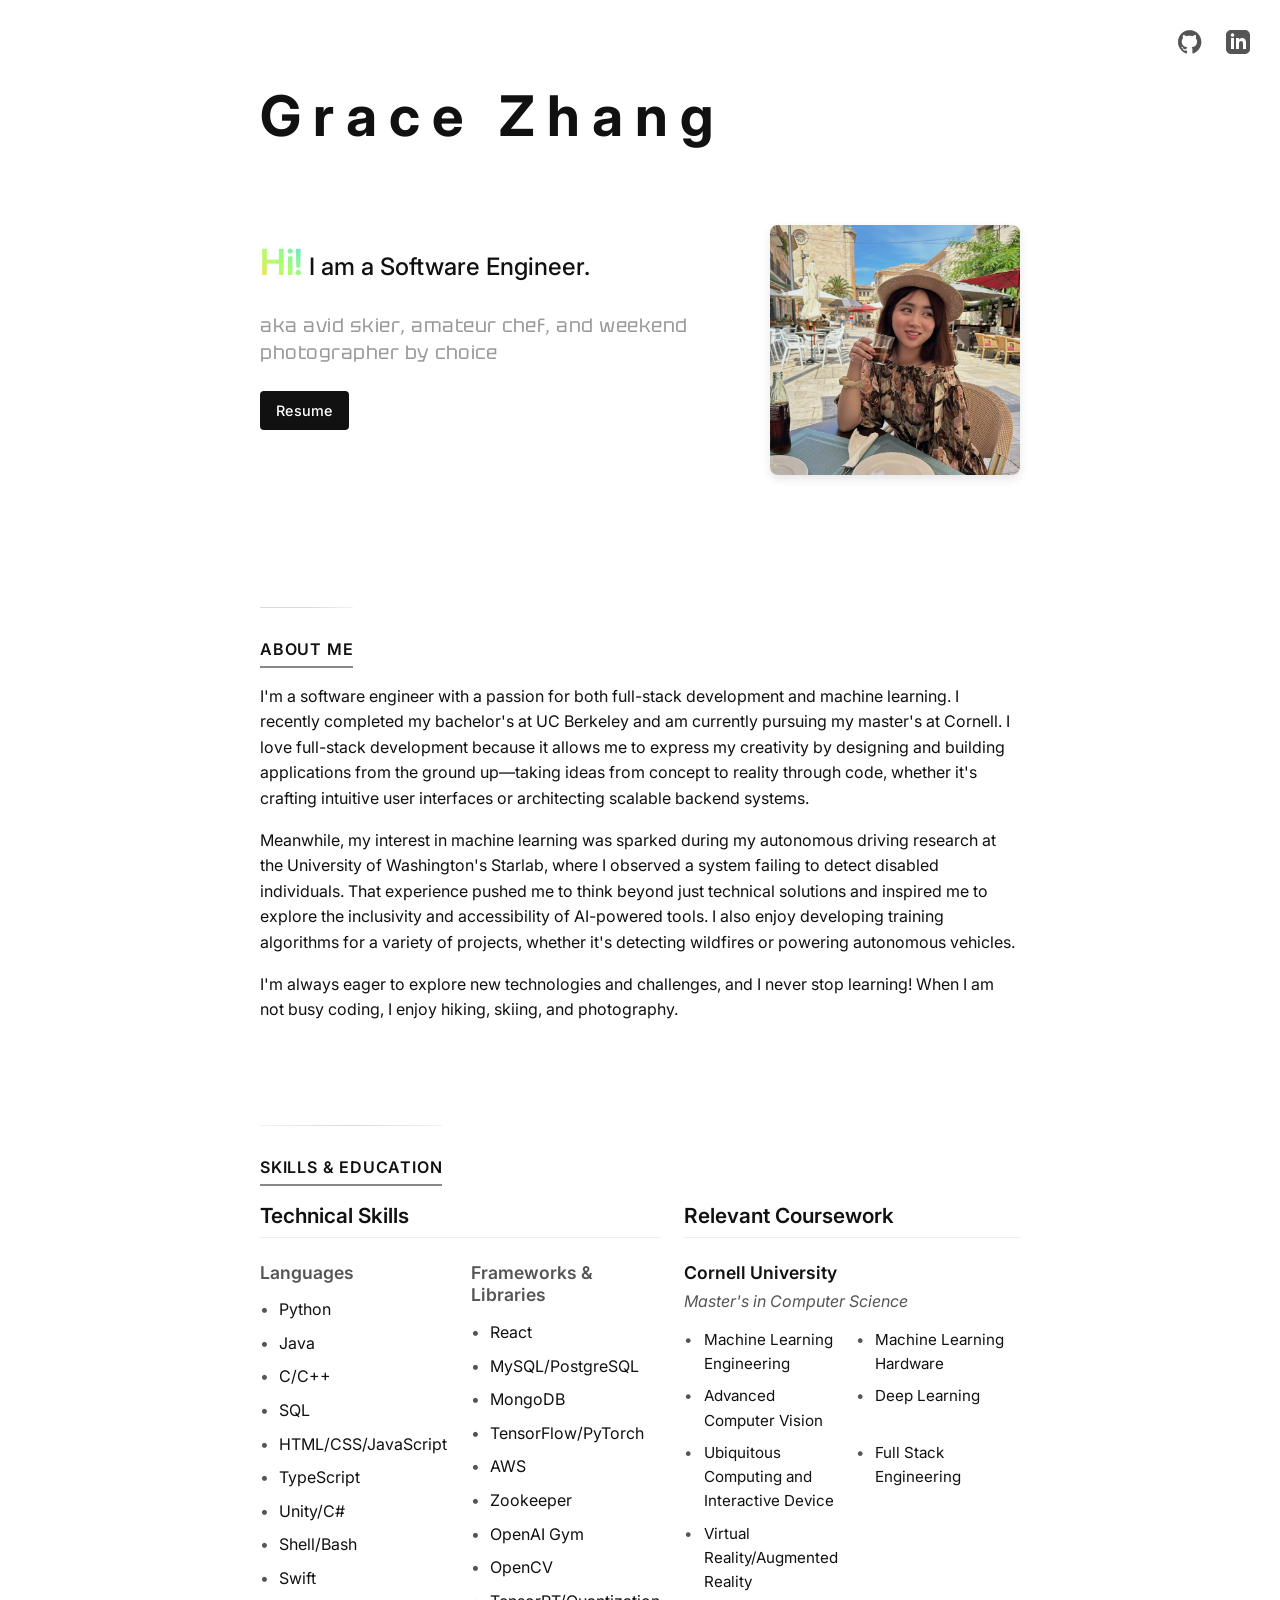
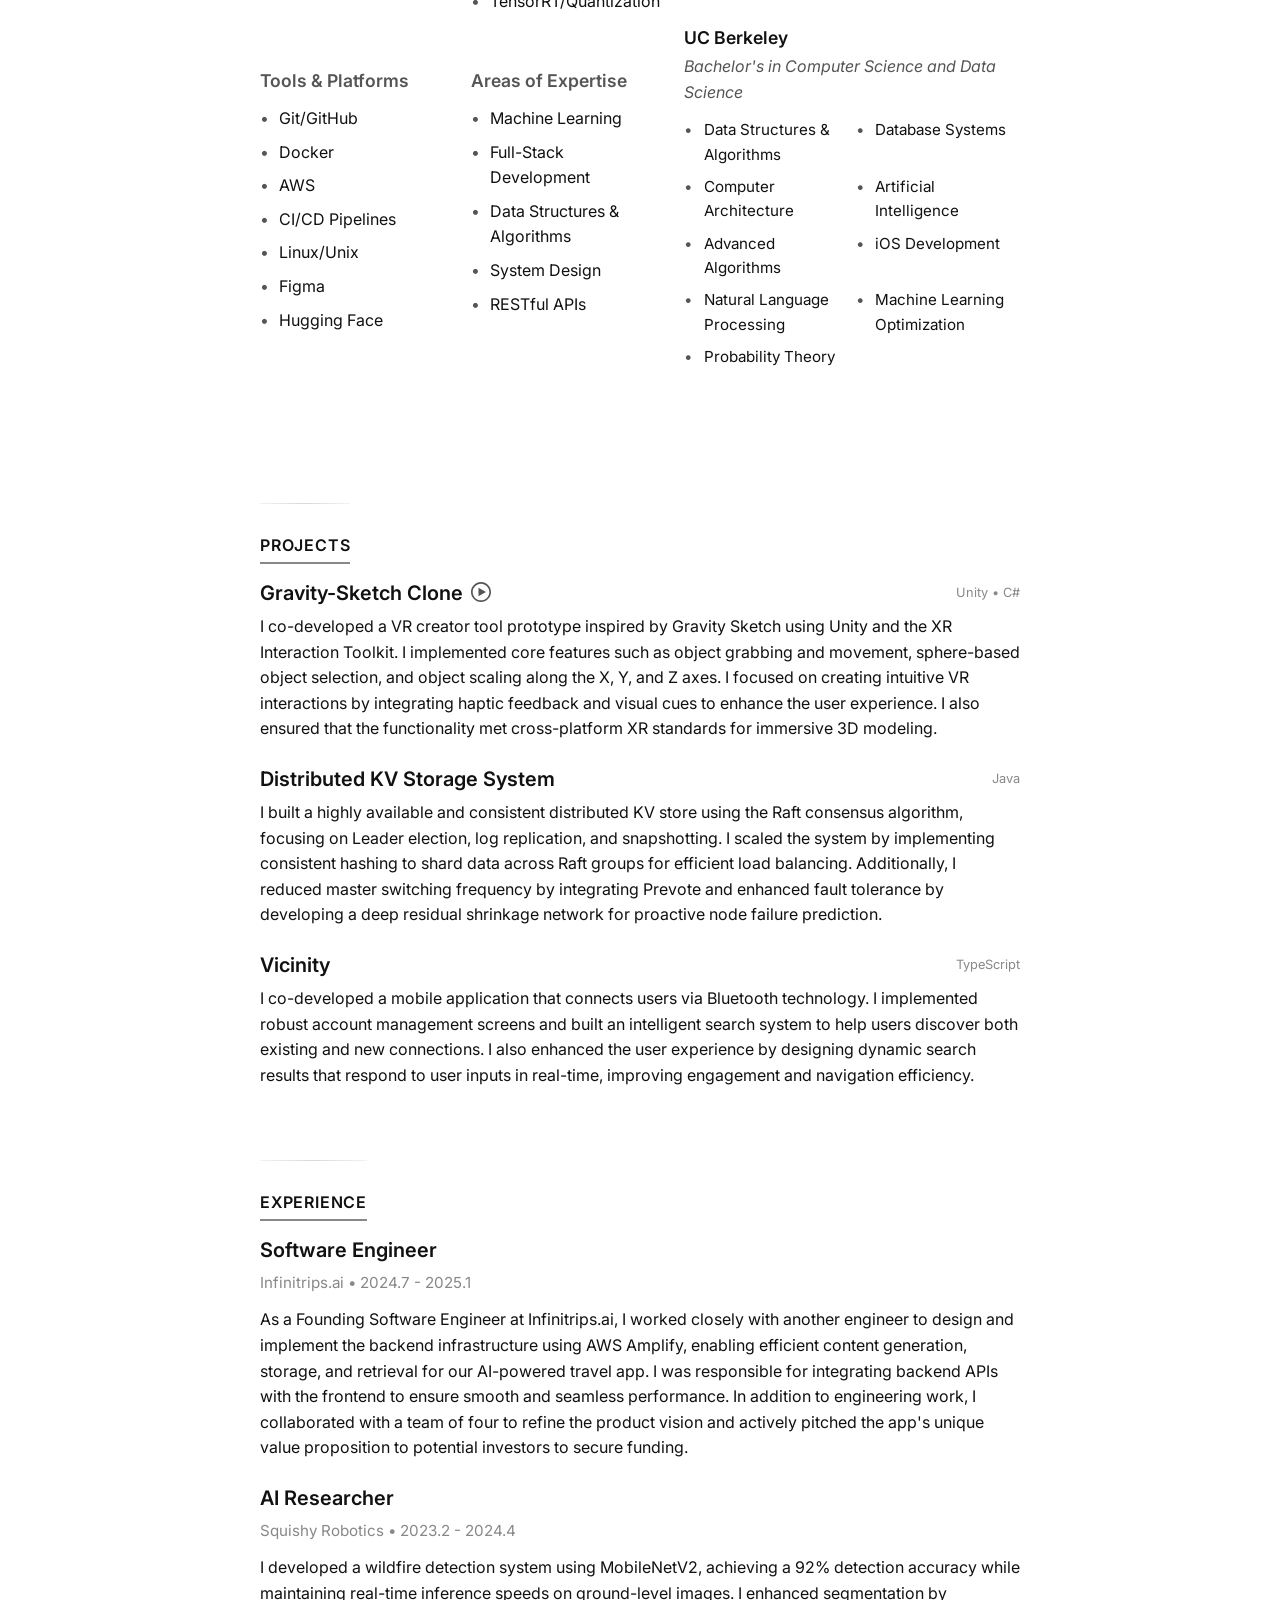
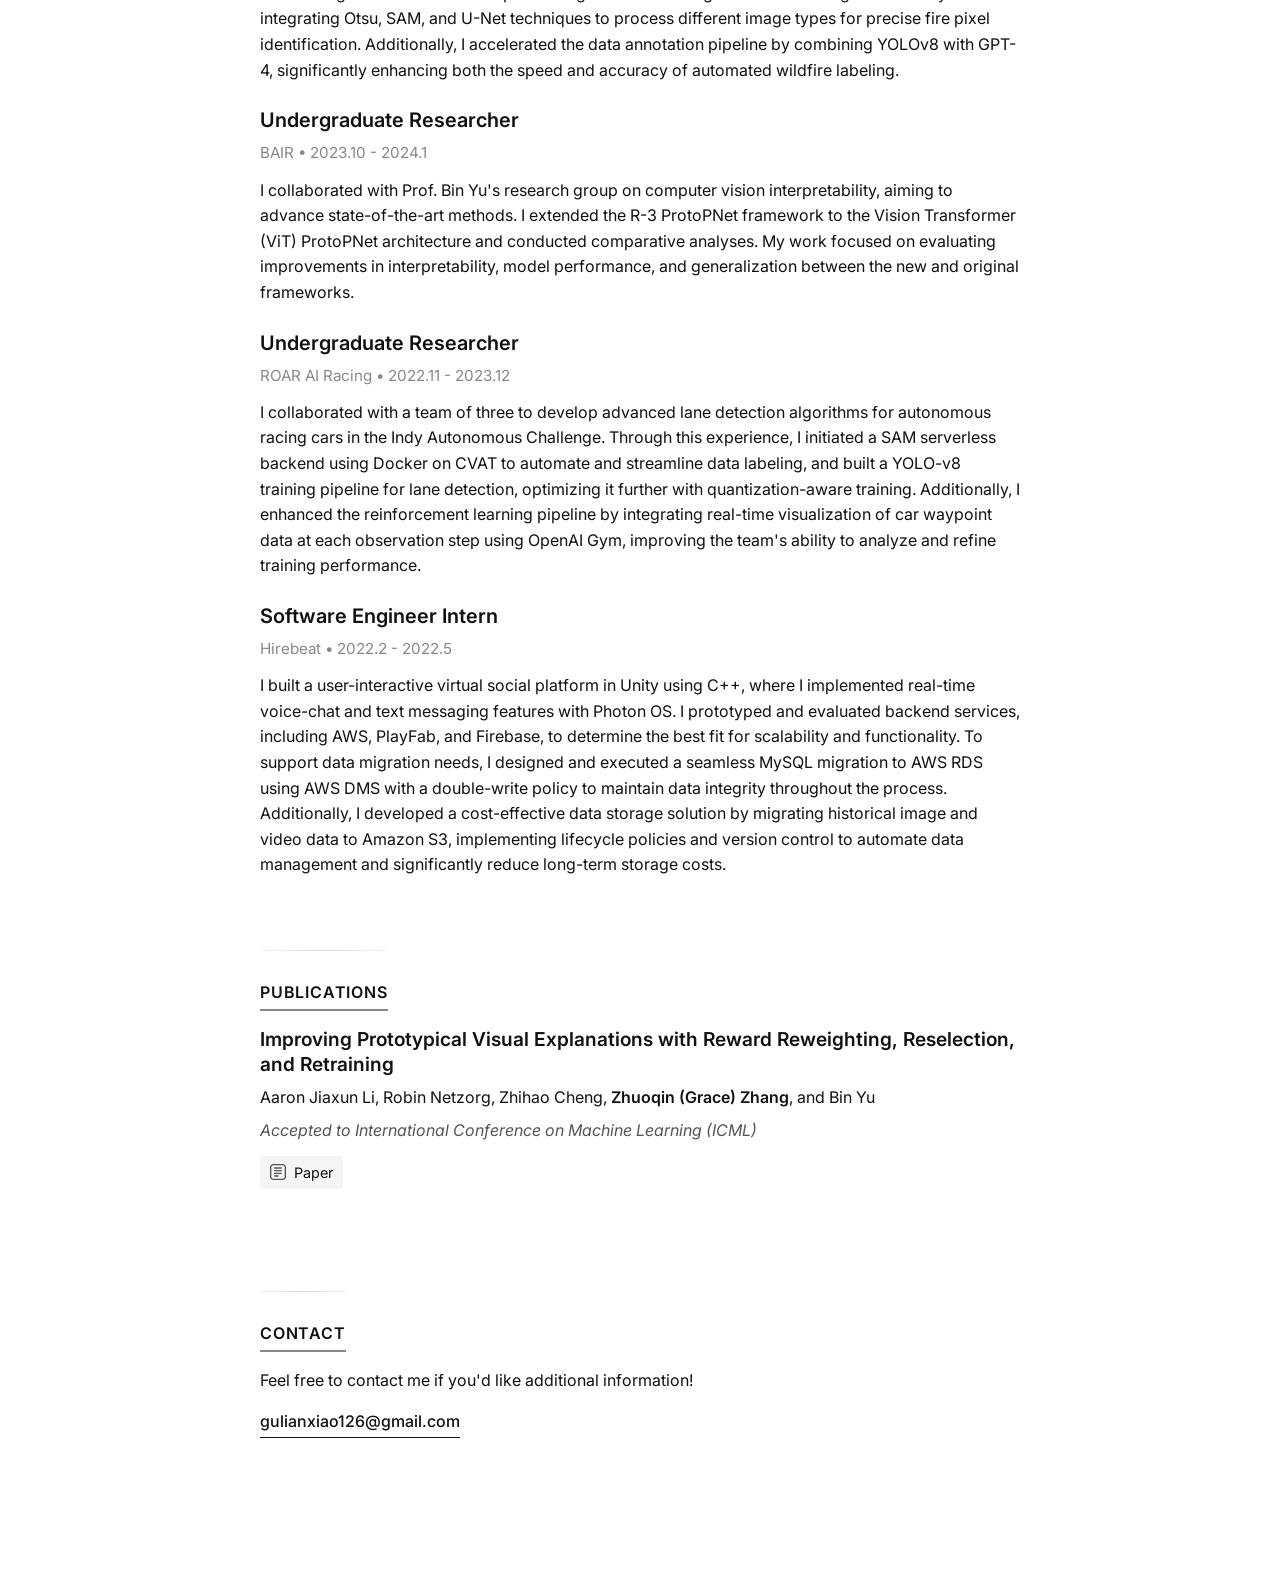
<file: index.html>
<!DOCTYPE html>
<html lang="en">
<head>
    <meta charset="UTF-8">
    <meta name="viewport" content="width=device-width, initial-scale=1.0">
    <title>👒gracezhang</title>
    <link rel="stylesheet" href="styles.css">
    <link rel="preconnect" href="https://fonts.googleapis.com">
    <link rel="preconnect" href="https://fonts.gstatic.com" crossorigin>
    <link href="https://fonts.googleapis.com/css2?family=Inter:wght@300;400;500;600;700&family=Tektur:wght@400;500&display=swap" rel="stylesheet">
</head>
<body>
    <div class="container">
        <header>
            <div class="header-top">
                <h1 class="animated-name">
                    <span class="name-letter">G</span>
                    <span class="name-letter">r</span>
                    <span class="name-letter">a</span>
                    <span class="name-letter">c</span>
                    <span class="name-letter">e</span>
                    <span class="name-letter">&nbsp;</span>
                    <span class="name-letter">Z</span>
                    <span class="name-letter">h</span>
                    <span class="name-letter">a</span>
                    <span class="name-letter">n</span>
                    <span class="name-letter">g</span>
                </h1>
                <div class="social-links">
                    <a href="https://github.com/gracezhang01" target="_blank" rel="noopener noreferrer" aria-label="GitHub">
                        <svg xmlns="http://www.w3.org/2000/svg" width="24" height="24" viewBox="0 0 24 24" fill="currentColor">
                            <path d="M12 0c-6.626 0-12 5.373-12 12 0 5.302 3.438 9.8 8.207 11.387.599.111.793-.261.793-.577v-2.234c-3.338.726-4.033-1.416-4.033-1.416-.546-1.387-1.333-1.756-1.333-1.756-1.089-.745.083-.729.083-.729 1.205.084 1.839 1.237 1.237 1.237 1.07 1.834 2.807 1.304 3.492.997.107-.775.418-1.305.762-1.604-2.665-.305-5.467-1.334-5.467-5.931 0-1.311.469-2.381 1.236-3.221-.124-.303-.535-1.524.117-3.176 0 0 1.008-.322 3.301 1.23.957-.266 1.983-.399 3.003-.404 1.02.005 2.047.138 3.006.404 2.291-1.552 3.297-1.23 3.297-1.23.653 1.653.242 2.874.118 3.176.77.84 1.235 1.911 1.235 3.221 0 4.609-2.807 5.624-5.479 5.921.43.372.823 1.102.823 2.222v3.293c0 .319.192.694.801.576 4.765-1.589 8.199-6.086 8.199-11.386 0-6.627-5.373-12-12-12z"/>
                        </svg>
                    </a>
                    <a href="https://www.linkedin.com/in/grace-z-439b1a1a7/" target="_blank" rel="noopener noreferrer" aria-label="LinkedIn">
                        <svg xmlns="http://www.w3.org/2000/svg" width="24" height="24" viewBox="0 0 24 24" fill="currentColor">
                            <path d="M19 0h-14c-2.761 0-5 2.239-5 5v14c0 2.761 2.239 5 5 5h14c2.762 0 5-2.239 5-5v-14c0-2.761-2.238-5-5-5zm-11 19h-3v-11h3v11zm-1.5-12.268c-.966 0-1.75-.79-1.75-1.764s.784-1.764 1.75-1.764 1.75.79 1.75 1.764-.783 1.764-1.75 1.764zm13.5 12.268h-3v-5.604c0-3.368-4-3.113-4 0v5.604h-3v-11h3v1.765c1.396-2.586 7-2.777 7 2.476v6.759z"/>
                        </svg>
                    </a>
                </div>
            </div>
            
            <div class="header-content">
                <div class="header-info">
                    <h2 class="title"><strong class="animated-hi">Hi!</strong> I am a Software Engineer.</h2>
                    
                    <p class="intro">
                        <span class="subtle-tagline">aka avid skier, amateur chef, and weekend photographer by choice</span>
                    </p>
                    
                    <a href="Grace_Zhuoqin_Zhang_Resume_CS.pdf" class="resume-button" target="_blank">Resume</a>
                </div>
                
                <div class="profile-image">
                    <img src="my.JPG" alt="Grace Zhang">
                </div>
            </div>
        </header>

        <section id="about" class="section">
            <h3 class="section-title">ABOUT ME</h3>
            
            <p>
                I'm a software engineer with a passion for both full-stack development and machine learning. I recently completed my bachelor's at UC Berkeley and am currently pursuing my master's at Cornell. I love full-stack development because it allows me to express my creativity by designing and building applications from the ground up—taking ideas from concept to reality through code, whether it's crafting intuitive user interfaces or architecting scalable backend systems. 
            </p>
            <p>
               Meanwhile, my interest in machine learning was sparked during my autonomous driving research at the University of Washington's Starlab, where I observed a system failing to detect disabled individuals. That experience pushed me to think beyond just technical solutions and inspired me to explore the inclusivity and accessibility of AI-powered tools. I also enjoy developing training algorithms for a variety of projects, whether it's detecting wildfires or powering autonomous vehicles. 
            </p>
            <p>
                I'm always eager to explore new technologies and challenges, and I never stop learning! When I am not busy coding, I enjoy hiking, skiing, and photography.
            </p>
            
        </section>

        <section id="skills-courses" class="section">
            <h3 class="section-title">SKILLS & EDUCATION</h3>
            
            <div class="two-column-grid">
                <!-- Skills Column -->
                <div class="column">
                    <h4 class="column-title">Technical Skills</h4>
                    
                    <div class="skills-grid">
                        <div class="skill-category">
                            <h5>Languages</h5>
                            <ul class="skills-list">
                                <li>Python</li>
                                <li>Java</li>
                                <li>C/C++</li>
                                <li>SQL</li>
                                <li>HTML/CSS/JavaScript</li>
                                <li>TypeScript</li>
                                <li>Unity/C#</li>
                                <li>Shell/Bash</li>
                                <li>Swift</li>
                            </ul>
                        </div>
                        
                        <div class="skill-category">
                            <h5>Frameworks & Libraries</h5>
                            <ul class="skills-list">
                                <li>React</li>
                                <li>MySQL/PostgreSQL</li>
                                <li>MongoDB</li>
                                <li>TensorFlow/PyTorch</li>
                                <li>AWS</li>
                                <li>Zookeeper</li>
                                <li>OpenAI Gym</li>
                                <li>OpenCV</li>
                                <li>TensorRT/Quantization</li>
                            </ul>
                        </div>
                        
                        <div class="skill-category">
                            <h5>Tools & Platforms</h5>
                            <ul class="skills-list">
                                <li>Git/GitHub</li>
                                <li>Docker</li>
                                <li>AWS</li>
                                <li>CI/CD Pipelines</li>
                                <li>Linux/Unix</li>
                                <li>Figma</li>
                                <li>Hugging Face</li>
                            </ul>
                        </div>
                        
                        <div class="skill-category">
                            <h5>Areas of Expertise</h5>
                            <ul class="skills-list">
                                <li>Machine Learning</li>
                                <li>Full-Stack Development</li>
                                <li>Data Structures & Algorithms</li>
                                <li>System Design</li>
                                <li>RESTful APIs</li>
                            </ul>
                        </div>
                    </div>
                </div>
                
                <!-- Coursework Column -->
                <div class="column">
                    <h4 class="column-title">Relevant Coursework</h4>
                    
                    <div class="education-section">
                        <h5>Cornell University</h5>
                        <p class="education-program">Master's in Computer Science</p>
                        <ul class="course-list">
                            <li>Machine Learning Engineering</li>
                            <li>Machine Learning Hardware</li>
                            <li>Advanced Computer Vision</li>
                            <li>Deep Learning</li>
                            <li>Ubiquitous Computing and Interactive Device</li>
                            <li>Full Stack Engineering</li>
                            <li>Virtual Reality/Augmented Reality</li>
                        </ul>
                    </div>
                    
                    <div class="education-section">
                        <h5>UC Berkeley</h5>
                        <p class="education-program">Bachelor's in Computer Science and Data Science</p>
                        <ul class="course-list">
                            <li>Data Structures & Algorithms</li>
                            <li>Database Systems</li>
                            <li>Computer Architecture</li>
                            <li>Artificial Intelligence</li>
                            <li>Advanced Algorithms</li>
                            <li>iOS Development</li>
                            <li>Natural Language Processing</li>
                            <li>Machine Learning Optimization</li>
                            <li>Probability Theory</li>
                        </ul>
                    </div>
                    
                    
                </div>
            </div>
        </section>

        <section id="projects" class="section">
            <h3 class="section-title">PROJECTS</h3>
            
            <div class="project">
                <div class="project-header">
                    <div class="title-with-icon">
                        <h4>Gravity-Sketch Clone</h4>
                        <a href="https://drive.google.com/file/d/1xK-oRe07ZeGN3o5zbdohTHTy5miOvgua/preview" class="video-link" target="_blank" rel="noopener noreferrer">
                            <svg xmlns="http://www.w3.org/2000/svg" width="20" height="20" viewBox="0 0 24 24" fill="currentColor">
                                <path d="M12 2c5.514 0 10 4.486 10 10s-4.486 10-10 10-10-4.486-10-10 4.486-10 10-10zm0-2c-6.627 0-12 5.373-12 12s5.373 12 12 12 12-5.373 12-12-5.373-12-12-12zm-3 17v-10l9 5.146-9 4.854z"/>
                            </svg>
                            <span class="tooltip">Watch Demo</span>
                        </a>
                    </div>
                    <span class="tech-tags">Unity • C#</span>
                </div>
                <p>
                    I co-developed a VR creator tool prototype inspired by Gravity Sketch using Unity and the XR Interaction Toolkit. I implemented core features such as object grabbing and movement, sphere-based object selection, and object scaling along the X, Y, and Z axes. I focused on creating intuitive VR interactions by integrating haptic feedback and visual cues to enhance the user experience. I also ensured that the functionality met cross-platform XR standards for immersive 3D modeling.
                </p>
            </div>
            
            <div class="project">
                <div class="project-header">
                    <h4>Distributed KV Storage System</h4>
                    <span class="tech-tags">Java</span>
                </div>
                <p>
                    I built a highly available and consistent distributed KV store using the Raft consensus algorithm, focusing on Leader election, log replication, and snapshotting. I scaled the system by implementing consistent hashing to shard data across Raft groups for efficient load balancing. Additionally, I reduced master switching frequency by integrating Prevote and enhanced fault tolerance by developing a deep residual shrinkage network for proactive node failure prediction.
                </p>
            </div>
            
            <div class="project">
                <div class="project-header">
                    <h4>Vicinity</h4>
                    <span class="tech-tags">TypeScript</span>
                </div>
                <p>
                    I co-developed a mobile application that connects users via Bluetooth technology. I implemented robust account management screens and built an intelligent search system to help users discover both existing and new connections. I also enhanced the user experience by designing dynamic search results that respond to user inputs in real-time, improving engagement and navigation efficiency.
                </p>
            </div>
        </section>

        <section id="experience" class="section">
            <h3 class="section-title">EXPERIENCE</h3>
            
            <div class="job">
                <h4>Software Engineer</h4>
                <p class="company">Infinitrips.ai • 2024.7 - 2025.1</p>
                <p>
                    As a Founding Software Engineer at Infinitrips.ai, I worked closely with another engineer to design and implement the backend infrastructure using AWS Amplify, enabling efficient content generation, storage, and retrieval for our AI-powered travel app. I was responsible for integrating backend APIs with the frontend to ensure smooth and seamless performance. In addition to engineering work, I collaborated with a team of four to refine the product vision and actively pitched the app's unique value proposition to potential investors to secure funding.
                </p>
            </div>
            
            <div class="job">
                <h4>AI Researcher</h4>
                <p class="company">Squishy Robotics • 2023.2 - 2024.4</p>
                <p>
                    I developed a wildfire detection system using MobileNetV2, achieving a 92% detection accuracy while maintaining real-time inference speeds on ground-level images.
                    I enhanced segmentation by integrating Otsu, SAM, and U-Net techniques to process different image types for precise fire pixel identification.  Additionally, I accelerated the data annotation pipeline by combining YOLOv8 with GPT-4, significantly enhancing both the speed and accuracy of automated wildfire labeling.
                </p>
            </div>

            <div class="job">
                <h4>Undergraduate Researcher</h4>
                <p class="company">BAIR • 2023.10 - 2024.1</p>
                <p>
                    I collaborated with Prof. Bin Yu's research group on computer vision interpretability, aiming to advance state-of-the-art methods. I extended the R-3 ProtoPNet framework to the Vision Transformer (ViT) ProtoPNet architecture and conducted comparative analyses. My work focused on evaluating improvements in interpretability, model performance, and generalization between the new and original frameworks.
                </p>
            </div>
            
            <div class="job">
                <h4>Undergraduate Researcher</h4>
                <p class="company">ROAR AI Racing • 2022.11 - 2023.12</p>
                <p>
                    I collaborated with a team of three to develop advanced lane detection algorithms for autonomous racing cars in the Indy Autonomous Challenge. 
                    Through this experience, I initiated a SAM serverless backend using Docker on CVAT to automate and streamline data labeling, and built a YOLO-v8 training pipeline for lane detection, optimizing it further with quantization-aware training.
                     Additionally, I enhanced the reinforcement learning pipeline by integrating real-time visualization of car waypoint data at each observation step using OpenAI Gym, improving the team's ability to analyze and refine training performance.
                </p>
            </div>

            <div class="job">
                <h4>Software Engineer Intern</h4>
                <p class="company">Hirebeat • 2022.2 - 2022.5</p>
                <p>
                    I built a user-interactive virtual social platform in Unity using C++, where I implemented real-time voice-chat and text messaging features with Photon OS. I prototyped and evaluated backend services, including AWS, PlayFab, and Firebase, to determine the best fit for scalability and functionality. To support data migration needs, I designed and executed a seamless MySQL migration to AWS RDS using AWS DMS with a double-write policy to maintain data integrity throughout the process. Additionally, I developed a cost-effective data storage solution by migrating historical image and video data to Amazon S3, implementing lifecycle policies and version control to automate data management and significantly reduce long-term storage costs.
                </p>
            </div>
        </section>

        <section id="publications" class="section">
            <h3 class="section-title">PUBLICATIONS</h3>
            <div class="section-content">
                <div class="publication">
                    <h4 class="publication-title">Improving Prototypical Visual Explanations with Reward Reweighting, Reselection, and Retraining</h4>
                    <p class="publication-authors">
                        Aaron Jiaxun Li, Robin Netzorg, Zhihao Cheng, <strong>Zhuoqin (Grace) Zhang</strong>, and Bin Yu
                    </p>
                    <p class="publication-venue">
                        Accepted to International Conference on Machine Learning (ICML)
                    </p>
                    <div class="publication-links">
                        <a href="https://arxiv.org/abs/2307.03887" class="paper-link" target="_blank" rel="noopener noreferrer">
                            <svg xmlns="http://www.w3.org/2000/svg" width="16" height="16" viewBox="0 0 24 24" fill="currentColor">
                                <path d="M19 0h-14c-2.761 0-5 2.239-5 5v14c0 2.761 2.239 5 5 5h14c2.762 0 5-2.239 5-5v-14c0-2.761-2.238-5-5-5zm-14 2h14c1.654 0 3 1.346 3 3v14c0 1.654-1.346 3-3 3h-14c-1.654 0-3-1.346-3-3v-14c0-1.654 1.346-3 3-3zm2 3h10c.552 0 1 .448 1 1s-.448 1-1 1h-10c-.552 0-1-.448-1-1s.448-1 1-1zm0 4h10c.552 0 1 .448 1 1s-.448 1-1 1h-10c-.552 0-1-.448-1-1s.448-1 1-1zm0 4h10c.552 0 1 .448 1 1s-.448 1-1 1h-10c-.552 0-1-.448-1-1s.448-1 1-1zm0 4h5c.552 0 1 .448 1 1s-.448 1-1 1h-5c-.552 0-1-.448-1-1s.448-1 1-1z"/>
                            </svg>
                            Paper
                        </a>
                        
                    </div>
                </div>
            </div>
        </section>

        <section id="contact" class="section">
            <h3 class="section-title">CONTACT</h3>
            <div class="section-content">
                <p>
                    Feel free to contact me if you'd like additional information!
                </p>
                <a href="mailto:gulianxiao126@gmail.com" class="email-link">gulianxiao126@gmail.com</a>
            </div>
        </section>
    </div>
    <script>
        document.addEventListener('DOMContentLoaded', function() {
            // Select ALL sections including the contact section
            const sections = document.querySelectorAll('.section');
            
            const observer = new IntersectionObserver((entries) => {
                entries.forEach(entry => {
                    if (entry.isIntersecting && entry.intersectionRatio >= 0.3) {
                        entry.target.classList.add('in-view');
                    } else {
                        entry.target.classList.remove('in-view');
                    }
                });
            }, {
                threshold: [0.3],
                rootMargin: '-10% 0px -10% 0px'
            });
            
            // Observe all sections including contact
            sections.forEach(section => {
                observer.observe(section);
            });
            
            // Also highlight the first section if we're at the top of the page
            if (window.scrollY < 100) {
                sections[0].classList.add('in-view');
            }
        });
        
        // Additional scroll event for smoother transitions
        window.addEventListener('scroll', function() {
            const scrollPosition = window.scrollY;
            const windowHeight = window.innerHeight;
            const sections = document.querySelectorAll('.section');
            
            sections.forEach(section => {
                const sectionTop = section.offsetTop;
                const sectionHeight = section.offsetHeight;
                
                // Calculate if section is in primary view area
                if (scrollPosition >= sectionTop - windowHeight/2 && 
                    scrollPosition < sectionTop + sectionHeight - windowHeight/2) {
                    section.classList.add('in-view');
                } else {
                    section.classList.remove('in-view');
                }
            });
        });

        // Special handling for the contact section if it's short
        const contactSection = document.getElementById('contact');
        if (contactSection) {
            window.addEventListener('scroll', function() {
                const scrollPosition = window.scrollY + window.innerHeight;
                const pageBottom = document.body.scrollHeight;
                
                // If we're near the bottom of the page, highlight the contact section
                if (pageBottom - scrollPosition < 200) {
                    contactSection.classList.add('in-view');
                } else if (!isElementInViewport(contactSection)) {
                    contactSection.classList.remove('in-view');
                }
            });
        }

        // Helper function to check if element is in viewport
        function isElementInViewport(el) {
            const rect = el.getBoundingClientRect();
            return (
                rect.top <= (window.innerHeight || document.documentElement.clientHeight) * 0.7 &&
                rect.bottom >= (window.innerHeight || document.documentElement.clientHeight) * 0.3
            );
        }
    </script>
</body>
</html>
</file>
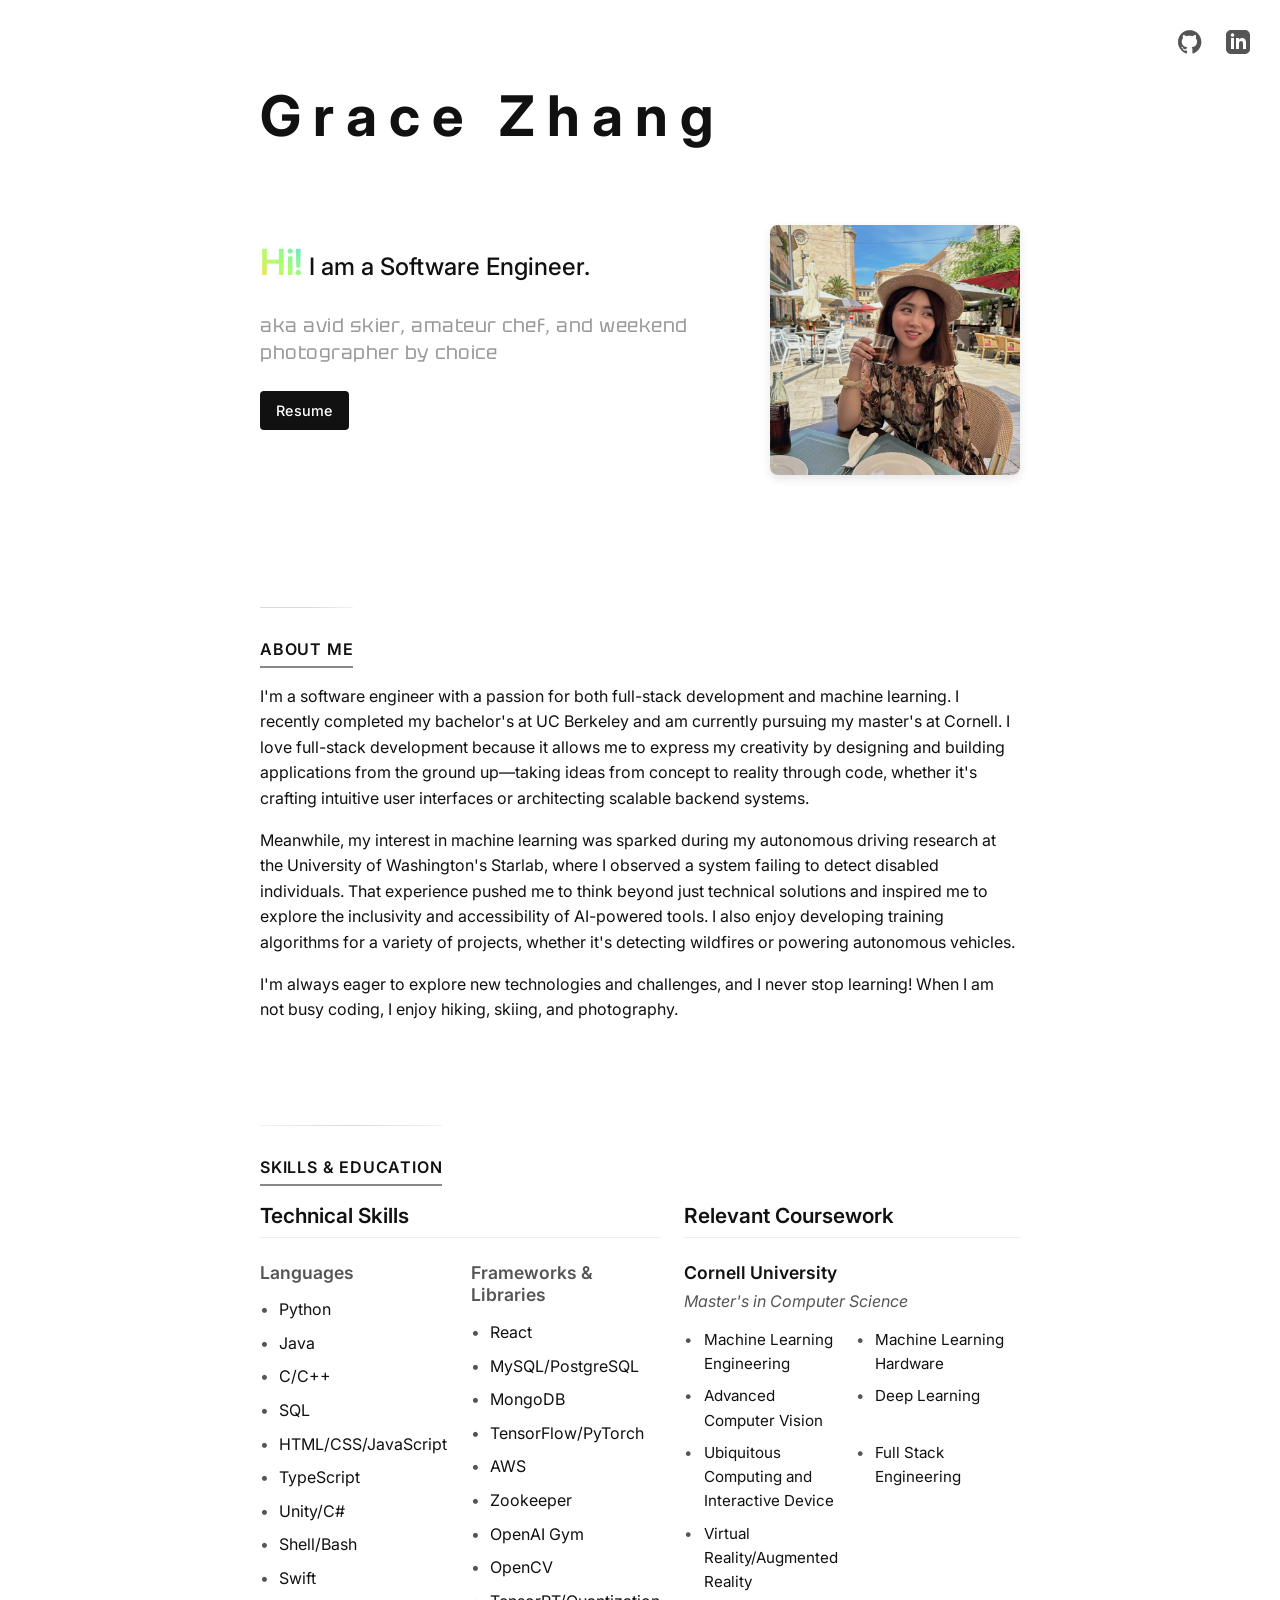
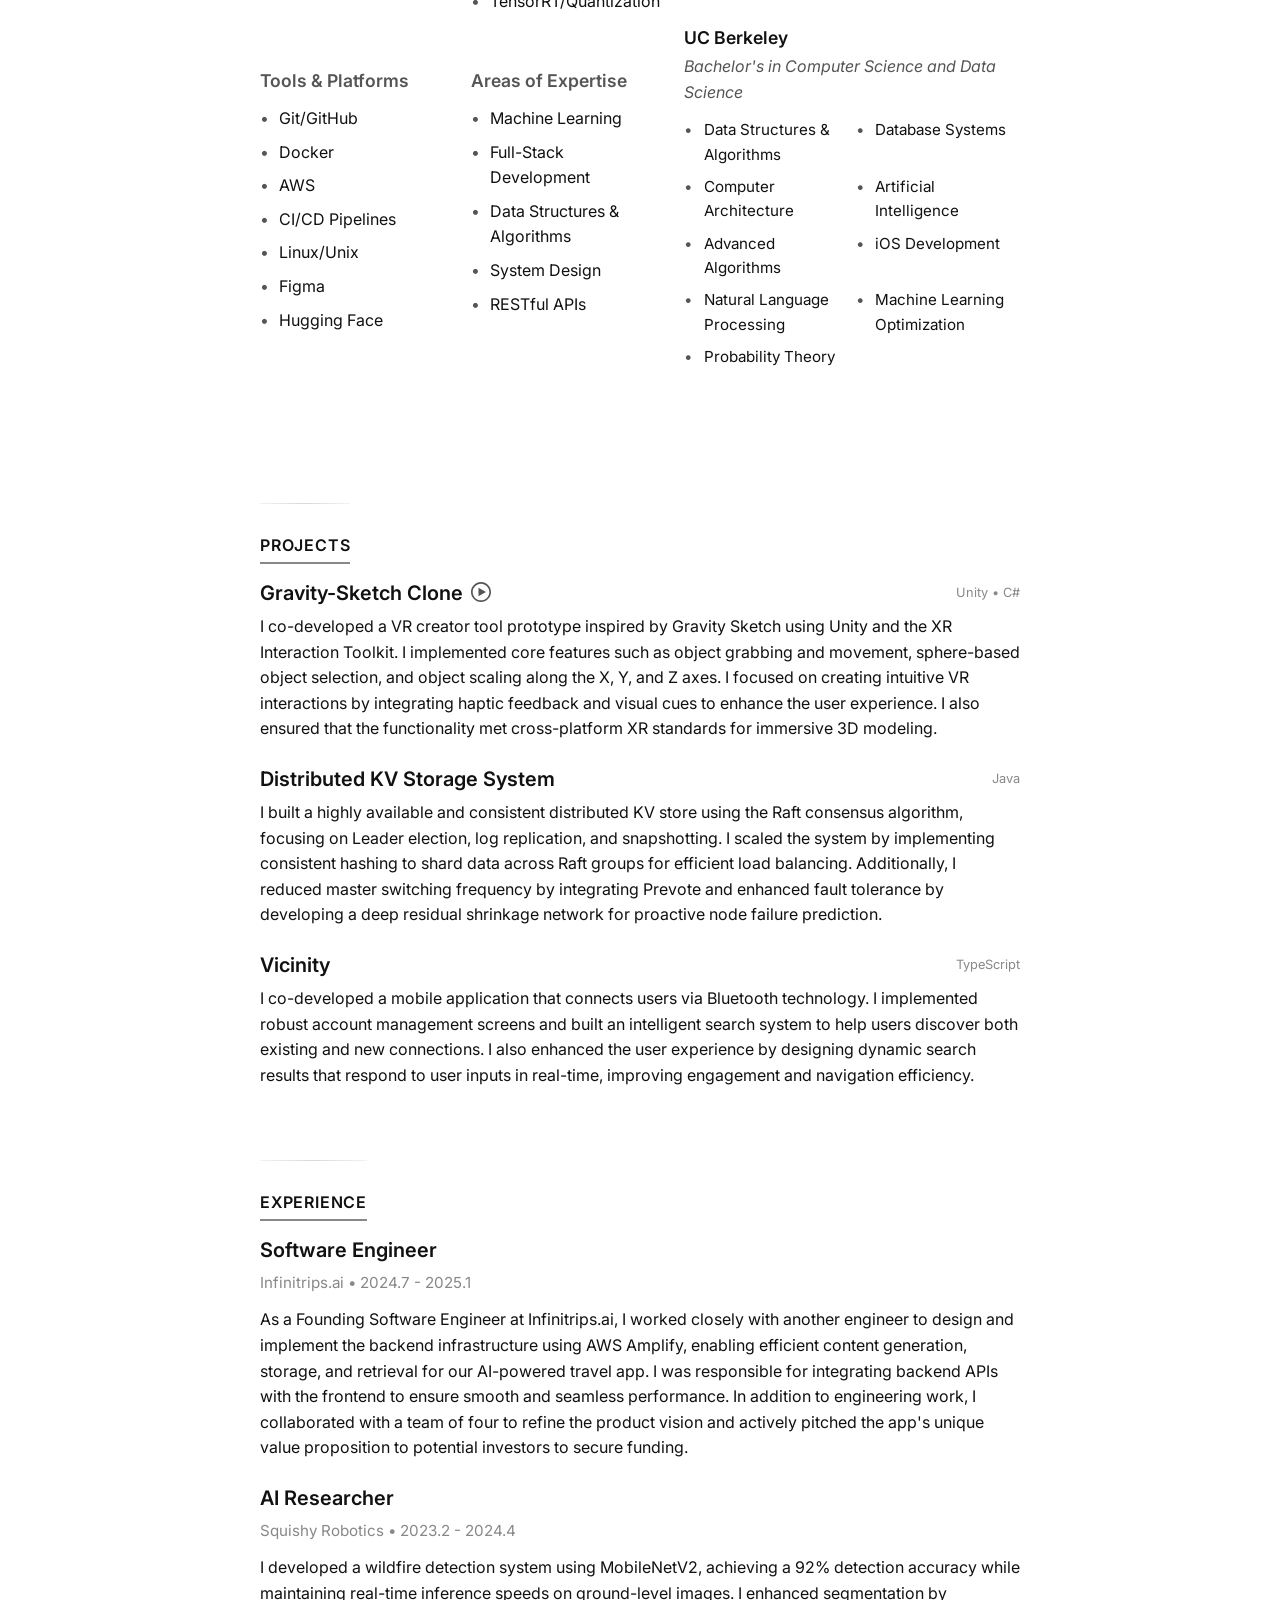
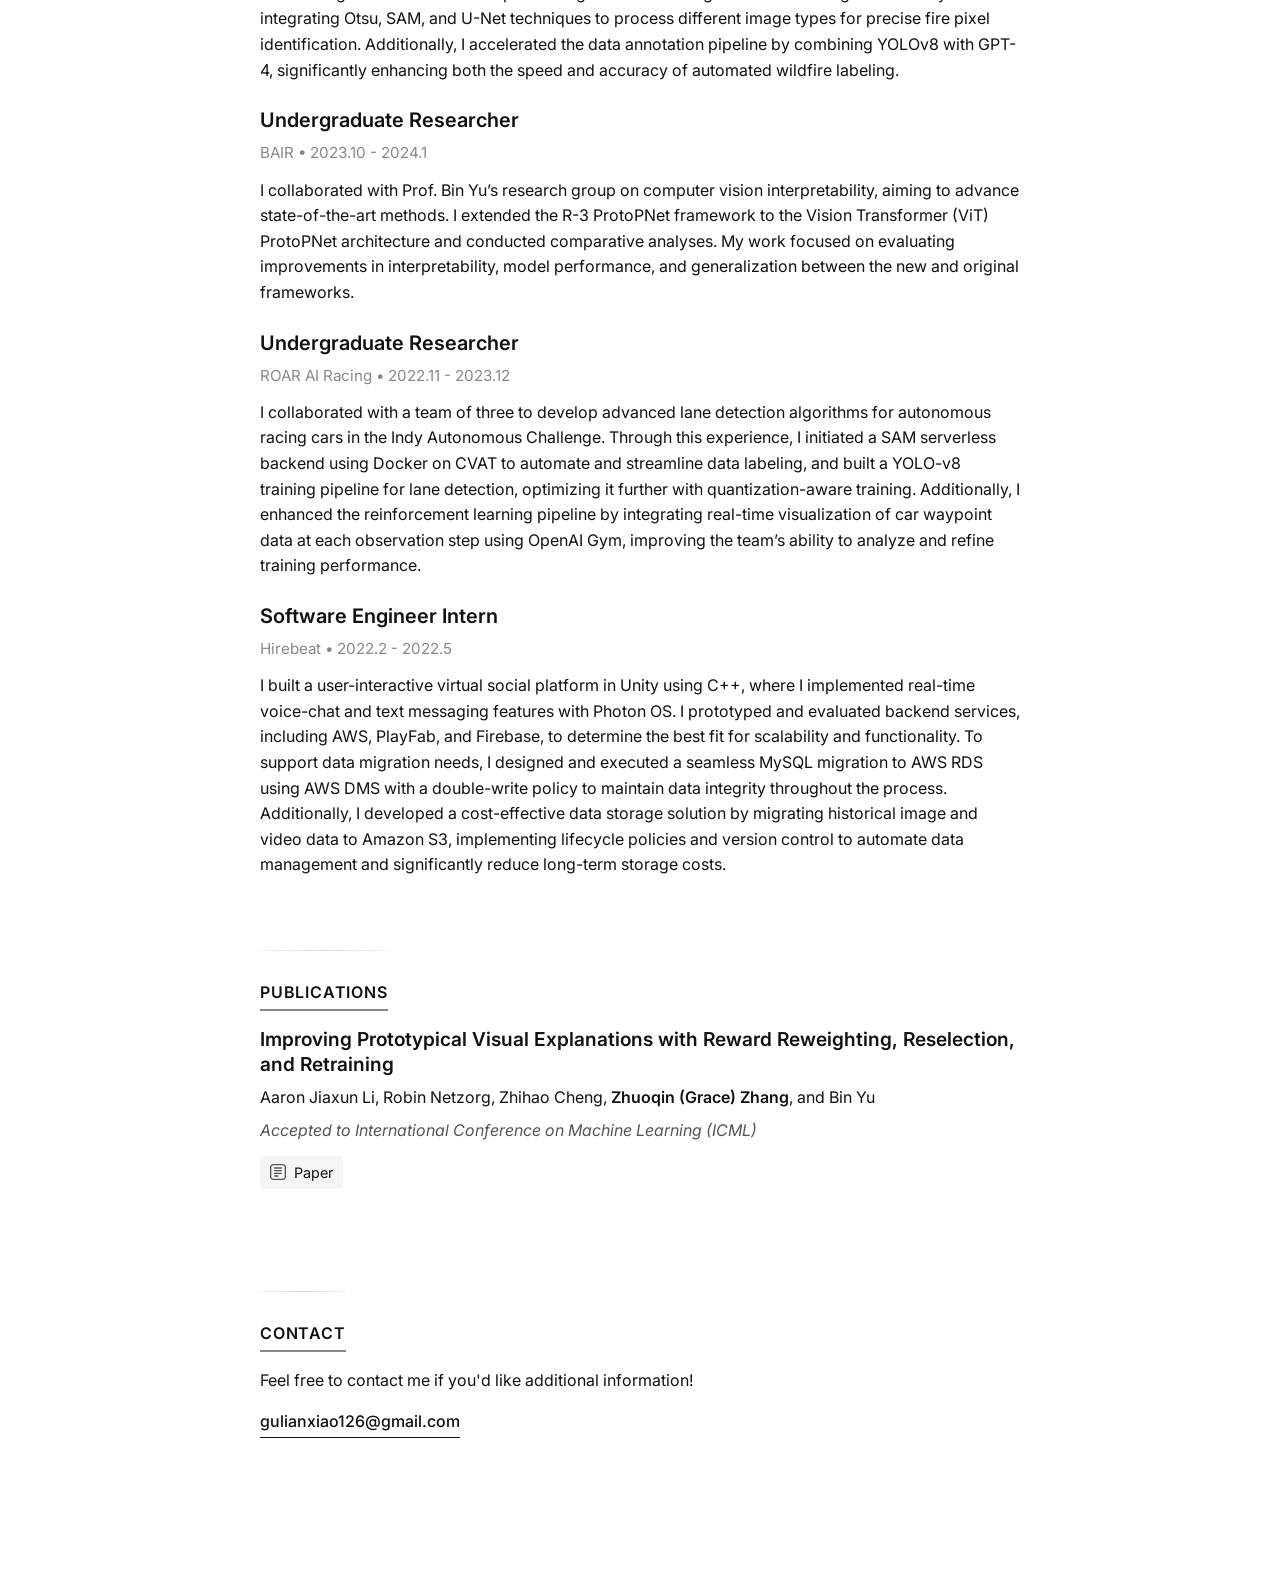
<file: website.html>
<!DOCTYPE html>
<html lang="en">
<head>
    <meta charset="UTF-8">
    <meta name="viewport" content="width=device-width, initial-scale=1.0">
    <title>👒gracezhang</title>
    <link rel="stylesheet" href="styles.css">
    <link rel="preconnect" href="https://fonts.googleapis.com">
    <link rel="preconnect" href="https://fonts.gstatic.com" crossorigin>
    <link href="https://fonts.googleapis.com/css2?family=Inter:wght@300;400;500;600;700&family=Tektur:wght@400;500&display=swap" rel="stylesheet">
</head>
<body>
    <div class="container">
        <header>
            <div class="header-top">
                <h1 class="animated-name">
                    <span class="name-letter">G</span>
                    <span class="name-letter">r</span>
                    <span class="name-letter">a</span>
                    <span class="name-letter">c</span>
                    <span class="name-letter">e</span>
                    <span class="name-letter">&nbsp;</span>
                    <span class="name-letter">Z</span>
                    <span class="name-letter">h</span>
                    <span class="name-letter">a</span>
                    <span class="name-letter">n</span>
                    <span class="name-letter">g</span>
                </h1>
                <div class="social-links">
                    <a href="https://github.com/gracezhang01" target="_blank" rel="noopener noreferrer" aria-label="GitHub">
                        <svg xmlns="http://www.w3.org/2000/svg" width="24" height="24" viewBox="0 0 24 24" fill="currentColor">
                            <path d="M12 0c-6.626 0-12 5.373-12 12 0 5.302 3.438 9.8 8.207 11.387.599.111.793-.261.793-.577v-2.234c-3.338.726-4.033-1.416-4.033-1.416-.546-1.387-1.333-1.756-1.333-1.756-1.089-.745.083-.729.083-.729 1.205.084 1.839 1.237 1.237 1.237 1.07 1.834 2.807 1.304 3.492.997.107-.775.418-1.305.762-1.604-2.665-.305-5.467-1.334-5.467-5.931 0-1.311.469-2.381 1.236-3.221-.124-.303-.535-1.524.117-3.176 0 0 1.008-.322 3.301 1.23.957-.266 1.983-.399 3.003-.404 1.02.005 2.047.138 3.006.404 2.291-1.552 3.297-1.23 3.297-1.23.653 1.653.242 2.874.118 3.176.77.84 1.235 1.911 1.235 3.221 0 4.609-2.807 5.624-5.479 5.921.43.372.823 1.102.823 2.222v3.293c0 .319.192.694.801.576 4.765-1.589 8.199-6.086 8.199-11.386 0-6.627-5.373-12-12-12z"/>
                        </svg>
                    </a>
                    <a href="https://www.linkedin.com/in/grace-z-439b1a1a7/" target="_blank" rel="noopener noreferrer" aria-label="LinkedIn">
                        <svg xmlns="http://www.w3.org/2000/svg" width="24" height="24" viewBox="0 0 24 24" fill="currentColor">
                            <path d="M19 0h-14c-2.761 0-5 2.239-5 5v14c0 2.761 2.239 5 5 5h14c2.762 0 5-2.239 5-5v-14c0-2.761-2.238-5-5-5zm-11 19h-3v-11h3v11zm-1.5-12.268c-.966 0-1.75-.79-1.75-1.764s.784-1.764 1.75-1.764 1.75.79 1.75 1.764-.783 1.764-1.75 1.764zm13.5 12.268h-3v-5.604c0-3.368-4-3.113-4 0v5.604h-3v-11h3v1.765c1.396-2.586 7-2.777 7 2.476v6.759z"/>
                        </svg>
                    </a>
                </div>
            </div>
            
            <div class="header-content">
                <div class="header-info">
                    <h2 class="title"><strong class="animated-hi">Hi!</strong> I am a Software Engineer.</h2>
                    
                    <p class="intro">
                        <span class="subtle-tagline">aka avid skier, amateur chef, and weekend photographer by choice</span>
                    </p>
                    
                    <a href="#" class="resume-button">Resume</a>
                </div>
                
                <div class="profile-image">
                    <img src="my.JPG" alt="Grace Zhang">
                </div>
            </div>
        </header>

        <section id="about" class="section">
            <h3 class="section-title">ABOUT ME</h3>
            
            <p>
                I'm a software engineer with a passion for both full-stack development and machine learning. I recently completed my bachelor's at UC Berkeley and am currently pursuing my master's at Cornell. I love full-stack development because it allows me to express my creativity by designing and building applications from the ground up—taking ideas from concept to reality through code, whether it's crafting intuitive user interfaces or architecting scalable backend systems. 
            </p>
            <p>
               Meanwhile, my interest in machine learning was sparked during my autonomous driving research at the University of Washington's Starlab, where I observed a system failing to detect disabled individuals. That experience pushed me to think beyond just technical solutions and inspired me to explore the inclusivity and accessibility of AI-powered tools. I also enjoy developing training algorithms for a variety of projects, whether it's detecting wildfires or powering autonomous vehicles. 
            </p>
            <p>
                I'm always eager to explore new technologies and challenges, and I never stop learning! When I am not busy coding, I enjoy hiking, skiing, and photography.
            </p>
            
        </section>

        <section id="skills-courses" class="section">
            <h3 class="section-title">SKILLS & EDUCATION</h3>
            
            <div class="two-column-grid">
                <!-- Skills Column -->
                <div class="column">
                    <h4 class="column-title">Technical Skills</h4>
                    
                    <div class="skills-grid">
                        <div class="skill-category">
                            <h5>Languages</h5>
                            <ul class="skills-list">
                                <li>Python</li>
                                <li>Java</li>
                                <li>C/C++</li>
                                <li>SQL</li>
                                <li>HTML/CSS/JavaScript</li>
                                <li>TypeScript</li>
                                <li>Unity/C#</li>
                                <li>Shell/Bash</li>
                                <li>Swift</li>
                            </ul>
                        </div>
                        
                        <div class="skill-category">
                            <h5>Frameworks & Libraries</h5>
                            <ul class="skills-list">
                                <li>React</li>
                                <li>MySQL/PostgreSQL</li>
                                <li>MongoDB</li>
                                <li>TensorFlow/PyTorch</li>
                                <li>AWS</li>
                                <li>Zookeeper</li>
                                <li>OpenAI Gym</li>
                                <li>OpenCV</li>
                                <li>TensorRT/Quantization</li>
                            </ul>
                        </div>
                        
                        <div class="skill-category">
                            <h5>Tools & Platforms</h5>
                            <ul class="skills-list">
                                <li>Git/GitHub</li>
                                <li>Docker</li>
                                <li>AWS</li>
                                <li>CI/CD Pipelines</li>
                                <li>Linux/Unix</li>
                                <li>Figma</li>
                                <li>Hugging Face</li>
                            </ul>
                        </div>
                        
                        <div class="skill-category">
                            <h5>Areas of Expertise</h5>
                            <ul class="skills-list">
                                <li>Machine Learning</li>
                                <li>Full-Stack Development</li>
                                <li>Data Structures & Algorithms</li>
                                <li>System Design</li>
                                <li>RESTful APIs</li>
                            </ul>
                        </div>
                    </div>
                </div>
                
                <!-- Coursework Column -->
                <div class="column">
                    <h4 class="column-title">Relevant Coursework</h4>
                    
                    <div class="education-section">
                        <h5>Cornell University</h5>
                        <p class="education-program">Master's in Computer Science</p>
                        <ul class="course-list">
                            <li>Machine Learning Engineering</li>
                            <li>Machine Learning Hardware</li>
                            <li>Advanced Computer Vision</li>
                            <li>Deep Learning</li>
                            <li>Ubiquitous Computing and Interactive Device</li>
                            <li>Full Stack Engineering</li>
                            <li>Virtual Reality/Augmented Reality</li>
                        </ul>
                    </div>
                    
                    <div class="education-section">
                        <h5>UC Berkeley</h5>
                        <p class="education-program">Bachelor's in Computer Science and Data Science</p>
                        <ul class="course-list">
                            <li>Data Structures & Algorithms</li>
                            <li>Database Systems</li>
                            <li>Computer Architecture</li>
                            <li>Artificial Intelligence</li>
                            <li>Advanced Algorithms</li>
                            <li>iOS Development</li>
                            <li>Natural Language Processing</li>
                            <li>Machine Learning Optimization</li>
                            <li>Probability Theory</li>
                        </ul>
                    </div>
                    
                    
                </div>
            </div>
        </section>

        <section id="projects" class="section">
            <h3 class="section-title">PROJECTS</h3>
            
            <div class="project">
                <div class="project-header">
                    <div class="title-with-icon">
                        <h4>Gravity-Sketch Clone</h4>
                        <a href="https://drive.google.com/file/d/1xK-oRe07ZeGN3o5zbdohTHTy5miOvgua/preview" class="video-link" target="_blank" rel="noopener noreferrer">
                            <svg xmlns="http://www.w3.org/2000/svg" width="20" height="20" viewBox="0 0 24 24" fill="currentColor">
                                <path d="M12 2c5.514 0 10 4.486 10 10s-4.486 10-10 10-10-4.486-10-10 4.486-10 10-10zm0-2c-6.627 0-12 5.373-12 12s5.373 12 12 12 12-5.373 12-12-5.373-12-12-12zm-3 17v-10l9 5.146-9 4.854z"/>
                            </svg>
                            <span class="tooltip">Watch Demo</span>
                        </a>
                    </div>
                    <span class="tech-tags">Unity • C#</span>
                </div>
                <p>
                    I co-developed a VR creator tool prototype inspired by Gravity Sketch using Unity and the XR Interaction Toolkit. I implemented core features such as object grabbing and movement, sphere-based object selection, and object scaling along the X, Y, and Z axes. I focused on creating intuitive VR interactions by integrating haptic feedback and visual cues to enhance the user experience. I also ensured that the functionality met cross-platform XR standards for immersive 3D modeling.
                </p>
            </div>
            
            <div class="project">
                <div class="project-header">
                    <h4>Distributed KV Storage System</h4>
                    <span class="tech-tags">Java</span>
                </div>
                <p>
                    I built a highly available and consistent distributed KV store using the Raft consensus algorithm, focusing on Leader election, log replication, and snapshotting. I scaled the system by implementing consistent hashing to shard data across Raft groups for efficient load balancing. Additionally, I reduced master switching frequency by integrating Prevote and enhanced fault tolerance by developing a deep residual shrinkage network for proactive node failure prediction.
                </p>
            </div>
            
            <div class="project">
                <div class="project-header">
                    <h4>Vicinity</h4>
                    <span class="tech-tags">TypeScript</span>
                </div>
                <p>
                    I co-developed a mobile application that connects users via Bluetooth technology. I implemented robust account management screens and built an intelligent search system to help users discover both existing and new connections. I also enhanced the user experience by designing dynamic search results that respond to user inputs in real-time, improving engagement and navigation efficiency.
                </p>
            </div>
        </section>

        <section id="experience" class="section">
            <h3 class="section-title">EXPERIENCE</h3>
            
            <div class="job">
                <h4>Software Engineer</h4>
                <p class="company">Infinitrips.ai • 2024.7 - 2025.1</p>
                <p>
                    As a Founding Software Engineer at Infinitrips.ai, I worked closely with another engineer to design and implement the backend infrastructure using AWS Amplify, enabling efficient content generation, storage, and retrieval for our AI-powered travel app. I was responsible for integrating backend APIs with the frontend to ensure smooth and seamless performance. In addition to engineering work, I collaborated with a team of four to refine the product vision and actively pitched the app's unique value proposition to potential investors to secure funding.
                </p>
            </div>
            
            <div class="job">
                <h4>AI Researcher</h4>
                <p class="company">Squishy Robotics • 2023.2 - 2024.4</p>
                <p>
                    I developed a wildfire detection system using MobileNetV2, achieving a 92% detection accuracy while maintaining real-time inference speeds on ground-level images.
                    I enhanced segmentation by integrating Otsu, SAM, and U-Net techniques to process different image types for precise fire pixel identification.  Additionally, I accelerated the data annotation pipeline by combining YOLOv8 with GPT-4, significantly enhancing both the speed and accuracy of automated wildfire labeling.
                </p>
            </div>

            <div class="job">
                <h4>Undergraduate Researcher</h4>
                <p class="company">BAIR • 2023.10 - 2024.1</p>
                <p>
                    I collaborated with Prof. Bin Yu’s research group on computer vision interpretability, aiming to advance state-of-the-art methods. I extended the R-3 ProtoPNet framework to the Vision Transformer (ViT) ProtoPNet architecture and conducted comparative analyses. My work focused on evaluating improvements in interpretability, model performance, and generalization between the new and original frameworks.
                </p>
            </div>
            
            <div class="job">
                <h4>Undergraduate Researcher</h4>
                <p class="company">ROAR AI Racing • 2022.11 - 2023.12</p>
                <p>
                    I collaborated with a team of three to develop advanced lane detection algorithms for autonomous racing cars in the Indy Autonomous Challenge. 
                    Through this experience, I initiated a SAM serverless backend using Docker on CVAT to automate and streamline data labeling, and built a YOLO-v8 training pipeline for lane detection, optimizing it further with quantization-aware training.
                     Additionally, I enhanced the reinforcement learning pipeline by integrating real-time visualization of car waypoint data at each observation step using OpenAI Gym, improving the team’s ability to analyze and refine training performance.
                </p>
            </div>

            <div class="job">
                <h4>Software Engineer Intern</h4>
                <p class="company">Hirebeat • 2022.2 - 2022.5</p>
                <p>
                    I built a user-interactive virtual social platform in Unity using C++, where I implemented real-time voice-chat and text messaging features with Photon OS. I prototyped and evaluated backend services, including AWS, PlayFab, and Firebase, to determine the best fit for scalability and functionality. To support data migration needs, I designed and executed a seamless MySQL migration to AWS RDS using AWS DMS with a double-write policy to maintain data integrity throughout the process. Additionally, I developed a cost-effective data storage solution by migrating historical image and video data to Amazon S3, implementing lifecycle policies and version control to automate data management and significantly reduce long-term storage costs.
                </p>
            </div>
        </section>

        <section id="publications" class="section">
            <h3 class="section-title">PUBLICATIONS</h3>
            <div class="section-content">
                <div class="publication">
                    <h4 class="publication-title">Improving Prototypical Visual Explanations with Reward Reweighting, Reselection, and Retraining</h4>
                    <p class="publication-authors">
                        Aaron Jiaxun Li, Robin Netzorg, Zhihao Cheng, <strong>Zhuoqin (Grace) Zhang</strong>, and Bin Yu
                    </p>
                    <p class="publication-venue">
                        Accepted to International Conference on Machine Learning (ICML)
                    </p>
                    <div class="publication-links">
                        <a href="https://arxiv.org/abs/2307.03887" class="paper-link" target="_blank" rel="noopener noreferrer">
                            <svg xmlns="http://www.w3.org/2000/svg" width="16" height="16" viewBox="0 0 24 24" fill="currentColor">
                                <path d="M19 0h-14c-2.761 0-5 2.239-5 5v14c0 2.761 2.239 5 5 5h14c2.762 0 5-2.239 5-5v-14c0-2.761-2.238-5-5-5zm-14 2h14c1.654 0 3 1.346 3 3v14c0 1.654-1.346 3-3 3h-14c-1.654 0-3-1.346-3-3v-14c0-1.654 1.346-3 3-3zm2 3h10c.552 0 1 .448 1 1s-.448 1-1 1h-10c-.552 0-1-.448-1-1s.448-1 1-1zm0 4h10c.552 0 1 .448 1 1s-.448 1-1 1h-10c-.552 0-1-.448-1-1s.448-1 1-1zm0 4h10c.552 0 1 .448 1 1s-.448 1-1 1h-10c-.552 0-1-.448-1-1s.448-1 1-1zm0 4h5c.552 0 1 .448 1 1s-.448 1-1 1h-5c-.552 0-1-.448-1-1s.448-1 1-1z"/>
                            </svg>
                            Paper
                        </a>
                        
                    </div>
                </div>
            </div>
        </section>

        <section id="contact" class="section">
            <h3 class="section-title">CONTACT</h3>
            <div class="section-content">
                <p>
                    Feel free to contact me if you'd like additional information!
                </p>
                <a href="mailto:gulianxiao126@gmail.com" class="email-link">gulianxiao126@gmail.com</a>
            </div>
        </section>
    </div>
    <script>
        document.addEventListener('DOMContentLoaded', function() {
            // Select ALL sections including the contact section
            const sections = document.querySelectorAll('.section');
            
            const observer = new IntersectionObserver((entries) => {
                entries.forEach(entry => {
                    if (entry.isIntersecting && entry.intersectionRatio >= 0.3) {
                        entry.target.classList.add('in-view');
                    } else {
                        entry.target.classList.remove('in-view');
                    }
                });
            }, {
                threshold: [0.3],
                rootMargin: '-10% 0px -10% 0px'
            });
            
            // Observe all sections including contact
            sections.forEach(section => {
                observer.observe(section);
            });
            
            // Also highlight the first section if we're at the top of the page
            if (window.scrollY < 100) {
                sections[0].classList.add('in-view');
            }
        });
        
        // Additional scroll event for smoother transitions
        window.addEventListener('scroll', function() {
            const scrollPosition = window.scrollY;
            const windowHeight = window.innerHeight;
            const sections = document.querySelectorAll('.section');
            
            sections.forEach(section => {
                const sectionTop = section.offsetTop;
                const sectionHeight = section.offsetHeight;
                
                // Calculate if section is in primary view area
                if (scrollPosition >= sectionTop - windowHeight/2 && 
                    scrollPosition < sectionTop + sectionHeight - windowHeight/2) {
                    section.classList.add('in-view');
                } else {
                    section.classList.remove('in-view');
                }
            });
        });

        // Special handling for the contact section if it's short
        const contactSection = document.getElementById('contact');
        if (contactSection) {
            window.addEventListener('scroll', function() {
                const scrollPosition = window.scrollY + window.innerHeight;
                const pageBottom = document.body.scrollHeight;
                
                // If we're near the bottom of the page, highlight the contact section
                if (pageBottom - scrollPosition < 200) {
                    contactSection.classList.add('in-view');
                } else if (!isElementInViewport(contactSection)) {
                    contactSection.classList.remove('in-view');
                }
            });
        }

        // Helper function to check if element is in viewport
        function isElementInViewport(el) {
            const rect = el.getBoundingClientRect();
            return (
                rect.top <= (window.innerHeight || document.documentElement.clientHeight) * 0.7 &&
                rect.bottom >= (window.innerHeight || document.documentElement.clientHeight) * 0.3
            );
        }
    </script>
</body>
</html>
</file>
<file: styles.css>
/* Base styles */
:root {
    --text-color: #111;
    --background-color: #fff;
    --accent-color: #555;
    --light-gray: #f5f5f5;
    --medium-gray: #888;
}

* {
    margin: 0;
    padding: 0;
    box-sizing: border-box;
}

html {
    scroll-behavior: smooth;
    scroll-padding-top: 0;
}

body {
    font-family: 'Inter', -apple-system, BlinkMacSystemFont, 'Segoe UI', Roboto, Oxygen, Ubuntu, Cantarell, 'Open Sans', 'Helvetica Neue', sans-serif;
    line-height: 1.6;
    color: var(--text-color);
    background-color: var(--background-color);
    font-size: 16px;
    font-weight: 400;
}

.container {
    max-width: 800px;
    margin: 0 auto;
    padding: 80px 20px;
}

h1, h2, h3, h4, h5, h6 {
    font-weight: 600;
    line-height: 1.3;
}

h1 {
    font-size: 3rem;
    margin-bottom: 0;
}

h2 {
    font-size: 1.5rem;
    margin-bottom: 1.5rem;
    font-weight: 500;
}

h3 {
    font-size: 1rem;
    letter-spacing: 0.05em;
    margin-bottom: 1.5rem;
    color: var(--text-color);
}

h4 {
    font-size: 1.25rem;
    margin-bottom: 0.5rem;
}

p {
    margin-bottom: 1rem;
}

a {
    color: var(--text-color);
    text-decoration: none;
    transition: opacity 0.2s ease;
}

a:hover {
    opacity: 0.7;
}

strong {
    font-weight: 600;
}

/* Header styles */
header {
    margin-bottom: 80px;
}

.header-top {
    display: flex;
    justify-content: space-between;
    align-items: center;
    margin-bottom: 3rem;
    position: relative;
    width: 100%;
}

.header-content {
    display: flex;
    justify-content: space-between;
    align-items: stretch;
    gap: 1.5rem;
    margin-top: 2rem;
}

.header-info {
    flex: 1;
    display: flex;
    flex-direction: column;
    justify-content: flex-start;
    gap: 1.5rem;
    padding: 1rem 0;
}

.title {
    font-size: 1.5rem;
    margin: 0;
    font-weight: 500;
    line-height: 1.2;
}

.intro {
    font-size: 1.25rem;
    margin: 0;
    line-height: 1.4;
}

.profile-image {
    flex: 0 0 auto;
    width: 250px;
    height: 250px;
    overflow: hidden;
    border-radius: 8px;
    box-shadow: 0 4px 10px rgba(0, 0, 0, 0.1);
}

.profile-image img {
    width: 100%;
    height: 100%;
    object-fit: cover;
    object-position: center;
}

.social-links {
    display: flex;
    gap: 1.5rem;
    position: fixed;
    top: 20px;
    right: 20px;
    z-index: 1000;
    background-color: rgba(255, 255, 255, 0.8);
    padding: 10px;
    border-radius: 5px;
}

.social-links a {
    color: var(--accent-color);
    transition: color 0.2s ease;
}

.social-links a:hover {
    color: var(--text-color);
    opacity: 1;
}

/* Resume button */
.resume-button {
    display: inline-block;
    background-color: var(--text-color);
    color: var(--background-color);
    padding: 8px 16px;
    border-radius: 4px;
    font-weight: 500;
    font-size: 0.9rem;
    letter-spacing: 0.02em;
    transition: background-color 0.2s ease, transform 0.2s ease;
    width: fit-content;
    margin: 0;
}

.resume-button:hover {
    opacity: 1;
    background-color: #333;
    transform: translateY(-2px);
}

.resume-button:active {
    transform: translateY(0);
}

/* Responsive adjustments */
@media (max-width: 768px) {
    .header-top {
        flex-direction: column;
        align-items: flex-start;
        padding-top: 50px;
    }
    
    .social-links {
        position: absolute;
        top: 10px;
        right: 0;
    }
    
    .header-content {
        flex-direction: column;
    }
    
    .profile-image {
        width: 100%;
        height: auto;
        max-width: 250px;
        margin: 0 auto 2rem;
    }
    
    .header-info {
        gap: 1rem;
    }
}

/* Section header styling with animation */
.section {
    position: relative;
    padding-top: 20px;
    margin-bottom: 50px;
    scroll-margin-top: 20px;
}

.section-title {
    font-size: 1rem;
    font-weight: 600;
    letter-spacing: 0.05em;
    margin-bottom: 1.5rem;
    display: inline-block;
    transition: all 0.3s ease;
    position: relative;
}

/* Underline beneath the section title */
.section-title::after {
    content: '';
    position: absolute;
    bottom: -8px;
    left: 0;
    width: 100%;
    height: 2px;
    background-color: #888;
    transition: width 0.3s ease, background-color 0.3s ease;
}

/* Animation for section in view */
.section.in-view .section-title {
    font-size: 1.4rem;
    color: #000;
    transform: translateY(-5px);
}

.section.in-view .section-title::after {
    background-color: #333;
    width: 120%;
}

/* Add JavaScript to detect when sections are in view */

.project, .job, .education-section, .skill-category, .contact-section {
    margin-bottom: 1.5rem;
}

.section > *:last-child {
    margin-bottom: 0;
}

.company {
    color: var(--medium-gray);
    margin-bottom: 0.75rem;
    font-size: 0.95rem;
}

/* Contact section */
.email-link {
    display: inline-block;
    font-weight: 500;
    border-bottom: 1px solid var(--text-color);
    padding-bottom: 2px;
}

/* Skills section */
.skills-container {
    display: grid;
    grid-template-columns: repeat(auto-fill, minmax(300px, 1fr));
    gap: 2rem;
}

.skill-category h4 {
    margin-bottom: 1rem;
    font-size: 1.1rem;
}

.skills-list {
    list-style: none;
}

.skills-list li {
    margin-bottom: 0.5rem;
    position: relative;
    padding-left: 1.2rem;
}

.skills-list li::before {
    content: "•";
    position: absolute;
    left: 0;
    color: var(--accent-color);
}

/* Colorful text animation */
.colorful-text {
    display: inline-block;
    font-weight: 500;
    background: linear-gradient(
        90deg,
        #ff0000, #ff9900, #33cc33, #3399ff, #cc33ff, #ff0066
    );
    background-size: 400% 100%;
    -webkit-background-clip: text;
    background-clip: text;
    color: transparent;
    animation: rainbow 8s linear infinite;
}

@keyframes rainbow {
    0% {
        background-position: 0% 50%;
    }
    50% {
        background-position: 100% 50%;
    }
    100% {
        background-position: 0% 50%;
    }
}

/* Add a subtle entrance animation */
.colorful-text {
    opacity: 0;
    transform: translateY(20px);
    animation: fadeInUp 1s ease forwards, rainbow 8s linear infinite 1s;
}

@keyframes fadeInUp {
    to {
        opacity: 1;
        transform: translateY(0);
    }
}

/* Animated Hi! text */
.animated-hi {
    font-size: 1.5em;
    display: inline-block;
    background: linear-gradient(
        45deg,
        #FF5757, #FF914D, #FFDE59, #A8FF6B, #5CE1E6, #7C4DFF, #FF00C7
    );
    background-size: 300% 300%;
    -webkit-background-clip: text;
    background-clip: text;
    color: transparent;
    animation: gradientWave 3s ease-in-out infinite, popIn 1s ease-out;
    position: relative;
}

@keyframes gradientWave {
    0% {
        background-position: 0% 50%;
    }
    50% {
        background-position: 100% 50%;
    }
    100% {
        background-position: 0% 50%;
    }
}

@keyframes popIn {
    0% {
        transform: scale(0);
        opacity: 0;
    }
    50% {
        transform: scale(1.2);
    }
    100% {
        transform: scale(1);
        opacity: 1;
    }
}

/* Add a subtle hover effect */
.animated-hi:hover {
    animation: shake 0.5s ease-in-out;
}

@keyframes shake {
    0%, 100% { transform: rotate(0deg); }
    20% { transform: rotate(10deg); }
    40% { transform: rotate(-10deg); }
    60% { transform: rotate(5deg); }
    80% { transform: rotate(-5deg); }
}

/* Skills & Coursework Section */
.two-column-grid {
    display: grid;
    grid-template-columns: 1fr 1fr;
    gap: 1.5rem;
}

.column-title {
    font-size: 1.3rem;
    margin-bottom: 1.5rem;
    padding-bottom: 0.5rem;
    border-bottom: 1px solid #eee;
}

/* Skills styling */
.skills-grid {
    display: grid;
    grid-template-columns: 1fr 1fr;
    gap: 1.5rem;
}

.skill-category h5 {
    font-size: 1.1rem;
    margin-bottom: 0.8rem;
    color: var(--accent-color);
}

.skills-list {
    list-style: none;
}

.skills-list li {
    margin-bottom: 0.5rem;
    position: relative;
    padding-left: 1.2rem;
}

.skills-list li::before {
    content: "•";
    position: absolute;
    left: 0;
    color: var(--accent-color);
}

/* Education and coursework styling */
.education-section {
    margin-bottom: 2rem;
}

.education-section h5 {
    font-size: 1.1rem;
    margin-bottom: 0.3rem;
}

.education-program {
    font-style: italic;
    color: var(--accent-color);
    margin-bottom: 0.8rem;
}

.course-list {
    list-style: none;
    display: grid;
    grid-template-columns: 1fr 1fr;
    gap: 0.5rem;
}

.course-list li {
    position: relative;
    padding-left: 1.2rem;
    font-size: 0.95rem;
}

.course-list li::before {
    content: "•";
    position: absolute;
    left: 0;
    color: var(--accent-color);
}

/* Responsive adjustments */
@media (max-width: 900px) {
    .two-column-grid {
        grid-template-columns: 1fr;
        gap: 2rem;
    }
    
    .skills-grid {
        grid-template-columns: 1fr;
    }
    
    .course-list {
        grid-template-columns: 1fr;
    }
}

@media (max-width: 600px) {
    .skills-grid {
        grid-template-columns: 1fr;
    }
    
    .course-list {
        grid-template-columns: 1fr;
    }
}

/* Project with video link styling */
.project-header {
    display: flex;
    align-items: center;
    flex-wrap: wrap;
    margin-bottom: 0.5rem;
    gap: 0.75rem;
}

.video-link {
    display: inline-flex;
    align-items: center;
    justify-content: center;
    color: var(--accent-color);
    position: relative;
    transition: transform 0.2s ease;
    margin-top: -2px;
}

.video-link svg {
    vertical-align: middle;
}

.video-link:hover {
    transform: scale(1.1);
    opacity: 1;
}

.video-link .tooltip {
    position: absolute;
    background-color: var(--text-color);
    color: var(--background-color);
    padding: 4px 8px;
    border-radius: 4px;
    font-size: 0.75rem;
    white-space: nowrap;
    top: -30px;
    left: 50%;
    transform: translateX(-50%);
    opacity: 0;
    visibility: hidden;
    transition: opacity 0.2s ease, visibility 0.2s ease;
}

.video-link:hover .tooltip {
    opacity: 1;
    visibility: visible;
}

/* Add a small triangle at the bottom of the tooltip */
.video-link .tooltip::after {
    content: "";
    position: absolute;
    top: 100%;
    left: 50%;
    margin-left: -5px;
    border-width: 5px;
    border-style: solid;
    border-color: var(--text-color) transparent transparent transparent;
}

/* Tech tags styling */
.tech-tags {
    font-size: 0.8rem;
    color: #888;
    margin-left: auto;
    white-space: nowrap;
}

/* Updated project header styling */
.project-header {
    display: flex;
    align-items: center;
    flex-wrap: wrap;
    margin-bottom: 0.5rem;
    gap: 0.75rem;
}

.project-header h4 {
    margin-bottom: 0;
}

/* Title with icon styling */
.title-with-icon {
    display: flex;
    align-items: center;
    gap: 0.5rem;
}

/* Responsive adjustments for project headers */
@media (max-width: 768px) {
    .project-header {
        flex-direction: column;
        align-items: flex-start;
        gap: 0.5rem;
    }
    
    .tech-tags {
        margin-left: 0;
    }
}

/* Animated name styling */
.animated-name {
    font-size: 3.5rem;
    font-weight: 700;
    margin-bottom: 1.5rem;
    position: relative;
    display: inline-block;
}

.name-letter {
    display: inline-block;
    transition: transform 0.3s ease, color 0.3s ease;
}

.animated-name:hover .name-letter {
    color: #333;
}

/* Create a staggered hover effect for each letter */
.animated-name:hover .name-letter:nth-child(1) { transform: translateY(-8px); color: #FF5757; transition-delay: 0.02s; }
.animated-name:hover .name-letter:nth-child(2) { transform: translateY(-8px); color: #FF914D; transition-delay: 0.04s; }
.animated-name:hover .name-letter:nth-child(3) { transform: translateY(-8px); color: #FFDE59; transition-delay: 0.06s; }
.animated-name:hover .name-letter:nth-child(4) { transform: translateY(-8px); color: #A8FF6B; transition-delay: 0.08s; }
.animated-name:hover .name-letter:nth-child(5) { transform: translateY(-8px); color: #5CE1E6; transition-delay: 0.10s; }
.animated-name:hover .name-letter:nth-child(6) { transform: translateY(-8px); transition-delay: 0.12s; }
.animated-name:hover .name-letter:nth-child(7) { transform: translateY(-8px); color: #7C4DFF; transition-delay: 0.14s; }
.animated-name:hover .name-letter:nth-child(8) { transform: translateY(-8px); color: #FF00C7; transition-delay: 0.16s; }
.animated-name:hover .name-letter:nth-child(9) { transform: translateY(-8px); color: #FF5757; transition-delay: 0.18s; }
.animated-name:hover .name-letter:nth-child(10) { transform: translateY(-8px); color: #FF914D; transition-delay: 0.20s; }
.animated-name:hover .name-letter:nth-child(11) { transform: translateY(-8px); color: #FFDE59; transition-delay: 0.22s; }

/* Add a subtle underline animation */
.animated-name::after {
    content: '';
    position: absolute;
    bottom: 0;
    left: 0;
    width: 0;
    height: 3px;
    background: linear-gradient(90deg, #FF5757, #FF914D, #FFDE59, #A8FF6B, #5CE1E6, #7C4DFF, #FF00C7);
    transition: width 0.5s ease;
}

.animated-name:hover::after {
    width: 100%;
}

/* Section dividers */
.section-title {
    position: relative;
    padding-top: 2rem;
    margin-top: 2rem;
}

.section-title::before {
    content: '';
    position: absolute;
    top: 0;
    left: 0;
    width: 100%;
    height: 1px;
    background: linear-gradient(90deg, 
        rgba(0,0,0,0.05) 0%, 
        rgba(0,0,0,0.15) 50%, 
        rgba(0,0,0,0.05) 100%);
}

/* Add a subtle dot pattern to the first section divider */
.section:first-of-type .section-title::before {
    background-image: linear-gradient(90deg, 
        rgba(0,0,0,0.15) 0%, 
        rgba(0,0,0,0.15) 50%, 
        rgba(0,0,0,0.05) 100%),
        radial-gradient(circle, rgba(0,0,0,0.1) 1px, transparent 1px);
    background-size: 100% 1px, 10px 10px;
}

/* Ensure the last section has proper bottom spacing */
.section:last-of-type {
    margin-bottom: 50px;
}

/* Reduce spacing between Projects and Experience sections specifically */
#projects {
    margin-bottom: 30px; /* Reduced margin at the bottom of Projects section */
}

#experience {
    padding-top: 10px; /* Reduced padding at the top of Experience section */
}

/* If you want to target all sections but maintain special spacing between these two */
.section {
    position: relative;
    padding-top: 20px;
    margin-bottom: 50px;
}

/* Override for specific sections */
#projects.section {
    margin-bottom: 30px; /* Smaller margin for projects */
}

#experience.section {
    padding-top: 10px; /* Smaller padding for experience */
}

/* Publications section styling */
.publication {
    margin-bottom: 2rem;
    padding-bottom: 1.5rem;
    border-bottom: 1px solid #eee;
}

.publication:last-child {
    border-bottom: none;
    padding-bottom: 0;
}

.publication-title {
    font-size: 1.2rem;
    margin-bottom: 0.5rem;
}

.publication-authors {
    margin-bottom: 0.5rem;
    color: var(--text-color);
}

.publication-venue {
    font-style: italic;
    color: var(--accent-color);
    margin-bottom: 0.75rem;
}

.publication-links {
    display: flex;
    gap: 1rem;
}

.publication-links a {
    display: inline-flex;
    align-items: center;
    gap: 0.5rem;
    padding: 5px 10px;
    border-radius: 4px;
    background-color: #f5f5f5;
    color: var(--text-color);
    font-size: 0.9rem;
    transition: background-color 0.2s ease;
}

.publication-links a:hover {
    background-color: #e5e5e5;
    opacity: 1;
}

.publication-links svg {
    opacity: 0.7;
}

/* Adjust spacing between Experience and Publications */
#experience.section {
    margin-bottom: 30px; /* Reduced margin to bring Publications closer */
}

#publications.section {
    padding-top: 10px; /* Reduced padding to bring Publications closer to Experience */
}

/* Subtle tagline style with Tektur font */
.subtle-tagline {
    display: inline-block;
    color: #999;
    font-family: 'Tektur', sans-serif;
    font-size: 1.2rem;
    font-weight: 400;
    letter-spacing: 0.5px;
    position: relative;
    margin-top: 5px;
    text-transform: lowercase; /* Optional: gives it a more distinctive look */
}

/* Remove the previous colorful animation for this element */
.subtle-tagline {
    animation: none;
    opacity: 1;
    transform: none;
}

/* Ensure tagline has no link styling */
.title, .intro, .subtle-tagline {
    cursor: default;
    text-decoration: none;
    pointer-events: none; /* This prevents any click interactions */
}
</file>
